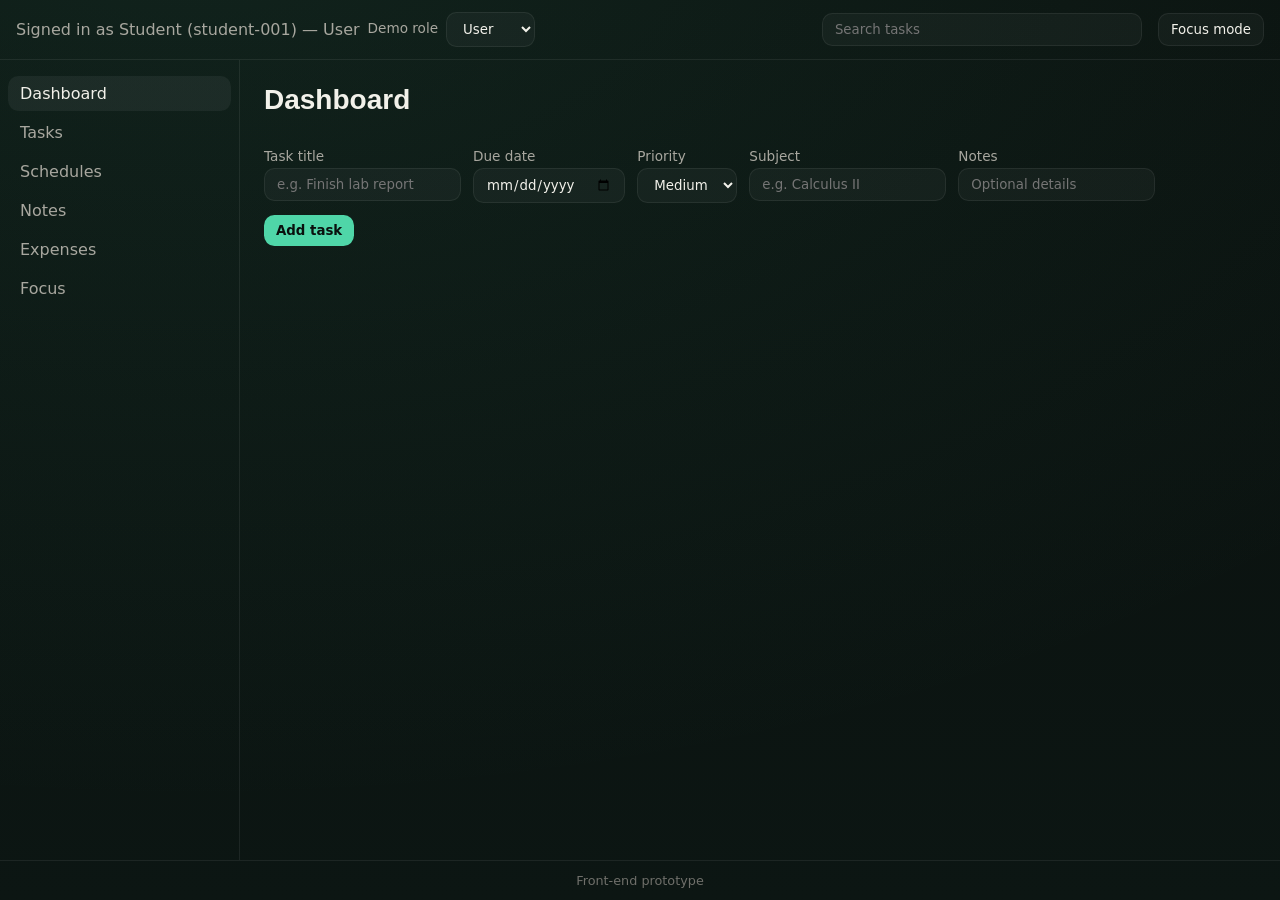
<file: index.html>
<!doctype html>
<html lang="en">
  <head>
    <meta charset="utf-8" />
    <meta name="viewport" content="width=device-width, initial-scale=1" />
    <title>StudyHub</title>
    <link rel="icon" href="data:," />
    <link rel="stylesheet" href="style.css" />
  </head>
  <body>
    <header class="app-header">
      <div class="session-controls" aria-label="Demo session">
        <span id="session-identity">Signed in as Student</span>
        <label for="active-role">Demo role</label>
        <select id="active-role">
          <option value="USER">User</option>
          <option value="STAFF">Staff</option>
          <option value="ADMIN">Admin</option>
        </select>
      </div>
      <p id="permission-message" role="status" aria-live="polite" hidden></p>
      <form id="search-form" role="search">
        <label class="sr-only" for="global-search">Search tasks</label>
        <input
          id="global-search"
          name="query"
          type="search"
          placeholder="Search tasks"
          autocomplete="off"
        />
      </form>

      <button type="button" id="focus-toggle" aria-pressed="false">
        Focus mode
      </button>
    </header>

    <nav class="primary-nav" aria-label="Primary">
      <ul>
        <li>
          <a
            href="#dashboard"
            data-permission="dashboard:view"
            aria-current="page"
            >Dashboard</a
          >
        </li>
        <li><a href="#tasks" data-permission="tasks:view">Tasks</a></li>
        <li>
          <a href="#schedules" data-permission="schedules:view">Schedules</a>
        </li>
        <li><a href="#notes" data-permission="notes:view">Notes</a></li>
        <li>
          <a href="#expenses" data-permission="expenses:view">Expenses</a>
        </li>
        <li><a href="#focus" data-permission="focus:view">Focus</a></li>
        <li>
          <a href="#settings" data-permission="settings:manage">Settings</a>
        </li>
      </ul>
    </nav>

    <main id="app">
      <section id="dashboard" aria-labelledby="dashboard-title">
        <h2 id="dashboard-title">Dashboard</h2>

        <!-- Unit 3 summary values are rendered from JavaScript state. -->
        <section id="dash-priority" class="dashboard-metric">
          <h3>Total tasks</h3>
          <strong id="summary-total">0</strong>
        </section>

        <section id="dash-tomorrow" class="dashboard-metric">
          <h3>Completed</h3>
          <strong id="summary-completed">0</strong>
        </section>

        <section id="dash-notes" class="dashboard-metric">
          <h3>Upcoming</h3>
          <strong id="summary-upcoming">0 due within 7 days</strong>
        </section>

        <section id="dash-expenses" class="dashboard-metric">
          <h3>Top priority</h3>
          <strong id="summary-priority">No pending tasks</strong>
        </section>

        <section id="dash-focus" class="dashboard-metric">
          <h3>Estimated study time</h3>
          <strong id="summary-study-time">0.0 hours</strong>
        </section>

        <!-- The leader's task form is retained as the ONE authoritative task form. -->
        <div
          id="task-error-summary"
          class="dashboard-wide"
          role="alert"
          hidden
        ></div>

        <form
          id="task-form"
          class="dashboard-wide"
          data-permission="record:create"
          novalidate
        >
          <div>
            <label for="task-title">Task title</label>
            <input
              type="text"
              id="task-title"
              name="title"
              placeholder="e.g. Finish lab report"
              required
            />
          </div>

          <div>
            <label for="task-due">Due date</label>
            <input type="date" id="task-due" name="dueDate" />
          </div>

          <div>
            <label for="task-priority">Priority</label>
            <select id="task-priority" name="priority">
              <option value="Low">Low</option>
              <option value="Medium" selected>Medium</option>
              <option value="High">High</option>
            </select>
          </div>

          <div>
            <label for="task-subject">Subject</label>
            <input
              type="text"
              id="task-subject"
              name="subject"
              placeholder="e.g. Calculus II"
              required
            />
          </div>

          <div>
            <label for="task-notes">Notes</label>
            <input
              type="text"
              id="task-notes"
              name="notes"
              placeholder="Optional details"
            />
          </div>

          <button type="submit">Add task</button>
        </form>
      </section>

      <section id="tasks" aria-labelledby="tasks-title" hidden>
        <h2 id="tasks-title">Tasks</h2>
        <p id="workflow-message" role="status" aria-live="polite" hidden></p>

        <section class="content-card" aria-labelledby="task-controls-title">
          <h3 id="task-controls-title">Task controls</h3>

          <form id="task-controls">
            <div>
              <label for="status-filter">Status</label>
              <select id="status-filter">
                <option value="ALL">All</option>
                <option value="Planned">Planned</option>
                <option value="Ready">Ready</option>
                <option value="In Progress">In progress</option>
                <option value="In Review">In review</option>
                <option value="Blocked">Blocked</option>
                <option value="Completed">Completed</option>
              </select>
            </div>

            <div>
              <label for="priority-filter">Priority</label>
              <select id="priority-filter">
                <option value="ALL">All</option>
                <option value="Low">Low</option>
                <option value="Medium">Medium</option>
                <option value="High">High</option>
              </select>
            </div>

            <div>
              <label for="sort-key">Sort by</label>
              <select id="sort-key">
                <option value="dueDate">Due date</option>
                <option value="title">Title</option>
                <option value="subject">Subject</option>
                <option value="priority">Priority</option>
                <option value="createdAt">Created date</option>
              </select>
            </div>

            <div>
              <label for="sort-direction">Direction</label>
              <select id="sort-direction">
                <option value="asc">Ascending</option>
                <option value="desc">Descending</option>
              </select>
            </div>

            <div>
              <label for="page-size">Rows per page</label>
              <select id="page-size">
                <option value="5" selected>5</option>
                <option value="10">10</option>
                <option value="15">15</option>
              </select>
            </div>
          </form>
        </section>

        <section id="task-list" aria-labelledby="task-list-title">
          <h3 id="task-list-title">Task list</h3>
          <p id="task-result-count" aria-live="polite"></p>

          <div class="table-wrapper">
            <table>
              <caption>
                StudyHub task records
              </caption>
              <thead>
                <tr>
                  <th>ID</th>
                  <th>Task</th>
                  <th>Subject</th>
                  <th>Due</th>
                  <th>Priority</th>
                  <th>Status</th>
                  <th>Derived state</th>
                  <th>Actions</th>
                </tr>
              </thead>
              <tbody id="task-table-body"></tbody>
            </table>
          </div>

          <div id="task-pagination" aria-label="Task pagination"></div>
        </section>

        <p id="task-empty-state" hidden>
          No tasks match the current search or filters.
        </p>

        <aside
          id="task-details"
          class="content-card"
          aria-labelledby="task-details-title"
        >
          <h3 id="task-details-title">Task details</h3>
          <p>Select a task to inspect its full record.</p>
        </aside>
        <p class="authorization-note">
          Demo only: role checks in this front-end are for interface behavior,
          not secure authorization. Real authorization must be enforced by a
          trusted back end.
        </p>
      </section>

      <section id="schedules" aria-labelledby="schedules-title" hidden>
        <h2 id="schedules-title">Schedules</h2>
        <div class="content-card">
          <h3>DCPET 2-2 Class Schedule</h3>
          <div class="table-wrapper">
            <table>
              <caption>
                Weekly class schedule
              </caption>
              <thead>
                <tr>
                  <th>Day</th>
                  <th>Time</th>
                  <th>Class</th>
                  <th>Course code</th>
                  <th>Instructor</th>
                </tr>
              </thead>
              <tbody>
                <tr>
                  <th scope="rowgroup" rowspan="2">Monday</th>
                  <td>10:30 AM–11:30 AM</td>
                  <td>Computer Engineering as a Discipline</td>
                  <td>CMPE 101</td>
                  <td>Prof. Ryan Evangelista</td>
                </tr>
                <tr>
                  <td>1:30 PM–4:30 PM</td>
                  <td>Filipinolohiya at Pambansang Kaunlaran</td>
                  <td>GEED 032</td>
                  <td>Prof. Jhonley Cubacub</td>
                </tr>
                <tr>
                  <th scope="rowgroup" rowspan="3">Tuesday</th>
                  <td>7:30 AM–10:30 AM</td>
                  <td>2D Animation</td>
                  <td>CPET 201</td>
                  <td>Prof. Jerome De Guzman</td>
                </tr>
                <tr>
                  <td>10:30 AM–1:30 PM</td>
                  <td>Data Structures and Algorithms</td>
                  <td>CMPE 201</td>
                  <td>Prof. Mylo Atencio</td>
                </tr>
                <tr>
                  <td>3:00 PM–6:00 PM</td>
                  <td>Fundamentals of Electronic Circuits</td>
                  <td>ECEN 011</td>
                  <td>TBA</td>
                </tr>
                <tr>
                  <th scope="rowgroup" rowspan="3">Wednesday</th>
                  <td>10:00 AM–1:00 PM</td>
                  <td>Discrete Mathematics</td>
                  <td>CMPE 104</td>
                  <td>Prof. Mylo Atencio</td>
                </tr>
                <tr>
                  <td>1:00 PM–4:00 PM</td>
                  <td>Fundamentals of Electrical Circuits</td>
                  <td>ELEN 012</td>
                  <td>Prof. Ronald Fernando</td>
                </tr>
                <tr>
                  <td>4:30 PM–6:30 PM</td>
                  <td>Physical Activity Towards Health and Fitness 3</td>
                  <td>PATHFIT 3</td>
                  <td>Prof. Remus Laglagaron</td>
                </tr>
                <tr>
                  <th scope="row">Thursday</th>
                  <td colspan="4">No classes</td>
                </tr>
                <tr>
                  <th scope="rowgroup" rowspan="4">Friday</th>
                  <td>7:30 AM–10:30 AM</td>
                  <td>2D Animation</td>
                  <td>CPET 201</td>
                  <td>Prof. Jerome De Guzman</td>
                </tr>
                <tr>
                  <td>10:30 AM–1:30 PM</td>
                  <td>Data Structures and Algorithms</td>
                  <td>CMPE 201</td>
                  <td>Prof. Mylo Atencio</td>
                </tr>
                <tr>
                  <td>3:00 PM–6:00 PM</td>
                  <td>Fundamentals of Electronic Circuits</td>
                  <td>ECEN 011</td>
                  <td>TBA</td>
                </tr>
                <tr>
                  <td>6:00 PM–9:00 PM</td>
                  <td>CPE Professional Course 1</td>
                  <td>CMPE-PC1</td>
                  <td>Prof. Jose Marie Dipay</td>
                </tr>
                <tr>
                  <th scope="rowgroup" rowspan="2">Saturday</th>
                  <td>7:30 AM–10:30 AM</td>
                  <td>Fundamentals of Electrical Circuits</td>
                  <td>ELEN 012</td>
                  <td>Prof. Ronald Fernando</td>
                </tr>
                <tr>
                  <td>12:00 PM–2:00 PM</td>
                  <td>CPE Professional Course 1</td>
                  <td>CMPE-PC1</td>
                  <td>Prof. Jose Marie Dipay</td>
                </tr>
              </tbody>
            </table>
          </div>
        </div>
      </section>

      <section id="notes" aria-labelledby="notes-title" hidden>
        <h2 id="notes-title">Notes</h2>
        <div class="content-card">
          <h3>Study notes</h3>
          <article class="info-entry">
            <h4>Electrical circuits</h4>
            <p>
              For a series circuit, the same current flows through every
              component. Add the resistances to find the total resistance.
            </p>
            <p class="section-note">Review before the next problem set.</p>
          </article>
          <article class="info-entry">
            <h4>Data structures</h4>
            <p>
              A linked list stores items in nodes. Each node points to the next
              node, so inserting or removing an item does not require shifting
              every later item.
            </p>
            <p class="section-note">Remember to trace the pointer changes.</p>
          </article>
          <article class="info-entry">
            <h4>Web development</h4>
            <p>
              Use semantic HTML elements to describe the purpose of each part of
              a page, and keep form labels connected to their controls.
            </p>
            <p class="section-note">Unit 1 review</p>
          </article>
        </div>
      </section>

      <section id="expenses" aria-labelledby="expenses-title" hidden>
        <h2 id="expenses-title">Expenses</h2>
        <div class="content-card">
          <h3>Sample weekly expenses</h3>
          <div class="table-wrapper">
            <table>
              <caption>
                Example expense log
              </caption>
              <thead>
                <tr>
                  <th>Date</th>
                  <th>Item</th>
                  <th>Category</th>
                  <th>Amount</th>
                </tr>
              </thead>
              <tbody>
                <tr>
                  <td>Monday</td>
                  <td>Bus fare</td>
                  <td>Transport</td>
                  <td>$3.00</td>
                </tr>
                <tr>
                  <td>Tuesday</td>
                  <td>Lunch</td>
                  <td>Food</td>
                  <td>$8.50</td>
                </tr>
                <tr>
                  <td>Wednesday</td>
                  <td>Printed readings</td>
                  <td>School supplies</td>
                  <td>$2.25</td>
                </tr>
                <tr>
                  <td>Thursday</td>
                  <td>Bus fare</td>
                  <td>Transport</td>
                  <td>$3.00</td>
                </tr>
              </tbody>
              <tfoot>
                <tr>
                  <th colspan="3" scope="row">Sample total</th>
                  <td>$16.75</td>
                </tr>
              </tfoot>
            </table>
          </div>
          <p class="section-note">Example figures for demonstration only.</p>
        </div>
      </section>

      <section id="focus" aria-labelledby="focus-title" hidden>
        <h2 id="focus-title">Focus</h2>
        <div class="content-card focus-panel">
          <p>
            Distraction-free study view is active while Focus mode is enabled.
          </p>
        </div>
      </section>

      <section id="settings" aria-labelledby="settings-title" hidden>
        <h2 id="settings-title">Settings</h2>
        <div class="content-card">
          <h3>Authorization demo</h3>
          <p>
            Switch roles in the header to demonstrate permission-based
            navigation and task actions. This role selector is not
            authentication.
          </p>
          <div class="table-wrapper permission-matrix">
            <table>
              <caption>
                Demo role permission matrix
              </caption>
              <thead>
                <tr>
                  <th scope="col">Capability</th>
                  <th scope="col">User</th>
                  <th scope="col">Staff</th>
                  <th scope="col">Admin</th>
                </tr>
              </thead>
              <tbody id="permission-matrix-body"></tbody>
            </table>
          </div>
          <p class="section-note">
            Record visibility, ownership, and workflow state are checked in
            addition to these role capability grants.
          </p>
          <p class="authorization-note">
            Client-side permission checks can be bypassed. A trusted back end
            must verify every identity, role, and record-level permission before
            accessing or changing protected data.
          </p>
        </div>
      </section>
    </main>

    <footer>Front-end prototype</footer>
    <script src="app.js" defer></script>
  </body>
</html>
</file>
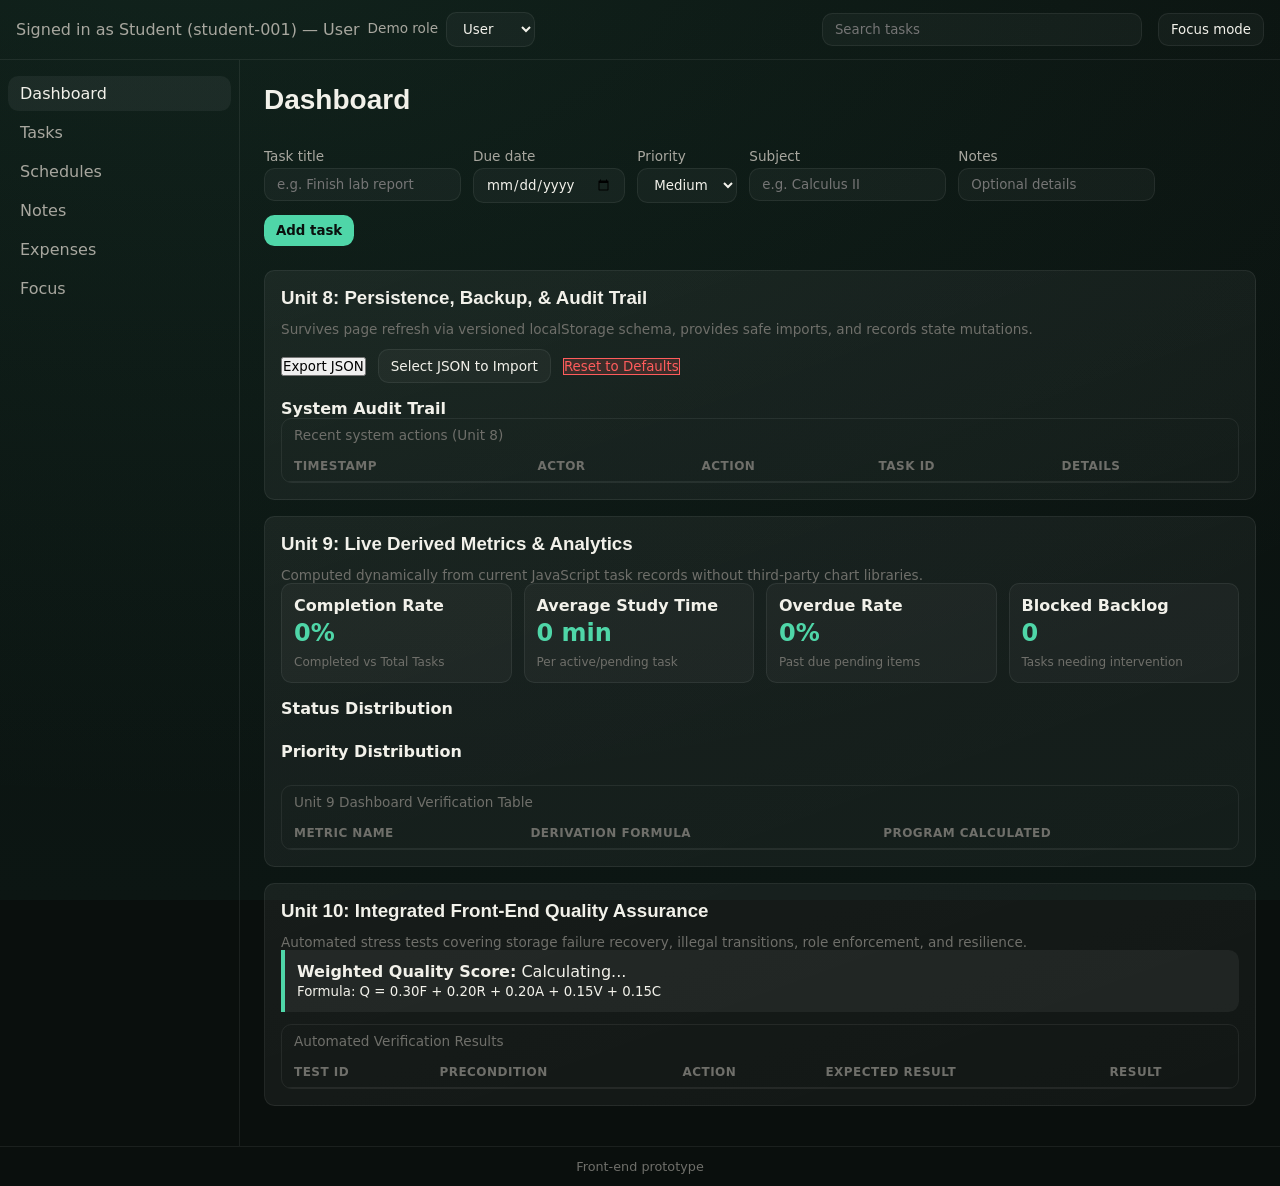
<file: bckp/index.html>
<!doctype html>
<html lang="en">
  <head>
    <meta charset="utf-8" />
    <meta name="viewport" content="width=device-width, initial-scale=1" />
    <title>StudyHub</title>
    <link rel="icon" href="data:," />
    <link rel="stylesheet" href="style.css" />
  </head>
  <body>
    <header class="app-header">
      <div class="session-controls" aria-label="Demo session">
        <span id="session-identity">Signed in as Student</span>
        <label for="active-role">Demo role</label>
        <select id="active-role">
          <option value="USER">User</option>
          <option value="STAFF">Staff</option>
          <option value="ADMIN">Admin</option>
        </select>
      </div>
      <p id="permission-message" role="status" aria-live="polite" hidden></p>
      <form id="search-form" role="search">
        <label class="sr-only" for="global-search">Search tasks</label>
        <input
          id="global-search"
          name="query"
          type="search"
          placeholder="Search tasks"
          autocomplete="off"
        />
      </form>

      <button type="button" id="focus-toggle" aria-pressed="false">
        Focus mode
      </button>
    </header>

    <nav class="primary-nav" aria-label="Primary">
      <ul>
        <li>
          <a
            href="#dashboard"
            data-permission="dashboard:view"
            aria-current="page"
            >Dashboard</a
          >
        </li>
        <li><a href="#tasks" data-permission="tasks:view">Tasks</a></li>
        <li>
          <a href="#schedules" data-permission="schedules:view">Schedules</a>
        </li>
        <li><a href="#notes" data-permission="notes:view">Notes</a></li>
        <li>
          <a href="#expenses" data-permission="expenses:view">Expenses</a>
        </li>
        <li><a href="#focus" data-permission="focus:view">Focus</a></li>
        <li>
          <a href="#settings" data-permission="settings:manage">Settings</a>
        </li>
      </ul>
    </nav>

    <main id="app">
      <section id="dashboard" aria-labelledby="dashboard-title">
        <h2 id="dashboard-title">Dashboard</h2>

        <!-- Unit 3 summary values are rendered from JavaScript state. -->
        <section id="dash-priority" class="dashboard-metric">
          <h3>Total tasks</h3>
          <strong id="summary-total">0</strong>
        </section>

        <section id="dash-tomorrow" class="dashboard-metric">
          <h3>Completed</h3>
          <strong id="summary-completed">0</strong>
        </section>

        <section id="dash-notes" class="dashboard-metric">
          <h3>Upcoming</h3>
          <strong id="summary-upcoming">0 due within 7 days</strong>
        </section>

        <section id="dash-expenses" class="dashboard-metric">
          <h3>Top priority</h3>
          <strong id="summary-priority">No pending tasks</strong>
        </section>

        <section id="dash-focus" class="dashboard-metric">
          <h3>Estimated study time</h3>
          <strong id="summary-study-time">0.0 hours</strong>
        </section>

        <!-- The leader's task form is retained as the ONE authoritative task form. -->
        <div
          id="task-error-summary"
          class="dashboard-wide"
          role="alert"
          hidden
        ></div>

        <form
          id="task-form"
          class="dashboard-wide"
          data-permission="record:create"
          novalidate
        >
          <div>
            <label for="task-title">Task title</label>
            <input
              type="text"
              id="task-title"
              name="title"
              placeholder="e.g. Finish lab report"
              required
            />
          </div>

          <div>
            <label for="task-due">Due date</label>
            <input type="date" id="task-due" name="dueDate" />
          </div>

          <div>
            <label for="task-priority">Priority</label>
            <select id="task-priority" name="priority">
              <option value="Low">Low</option>
              <option value="Medium" selected>Medium</option>
              <option value="High">High</option>
            </select>
          </div>

          <div>
            <label for="task-subject">Subject</label>
            <input
              type="text"
              id="task-subject"
              name="subject"
              placeholder="e.g. Calculus II"
              required
            />
          </div>

          <div>
            <label for="task-notes">Notes</label>
            <input
              type="text"
              id="task-notes"
              name="notes"
              placeholder="Optional details"
            />
          </div>

          <button type="submit">Add task</button>
        </form>
      </section>

      <section id="tasks" aria-labelledby="tasks-title" hidden>
        <h2 id="tasks-title">Tasks</h2>
        <p id="workflow-message" role="status" aria-live="polite" hidden></p>

        <section class="content-card" aria-labelledby="task-controls-title">
          <h3 id="task-controls-title">Task controls</h3>

          <form id="task-controls">
            <div>
              <label for="status-filter">Status</label>
              <select id="status-filter">
                <option value="ALL">All</option>
                <option value="Planned">Planned</option>
                <option value="Ready">Ready</option>
                <option value="In Progress">In progress</option>
                <option value="In Review">In review</option>
                <option value="Blocked">Blocked</option>
                <option value="Completed">Completed</option>
              </select>
            </div>

            <div>
              <label for="priority-filter">Priority</label>
              <select id="priority-filter">
                <option value="ALL">All</option>
                <option value="Low">Low</option>
                <option value="Medium">Medium</option>
                <option value="High">High</option>
              </select>
            </div>

            <div>
              <label for="sort-key">Sort by</label>
              <select id="sort-key">
                <option value="dueDate">Due date</option>
                <option value="title">Title</option>
                <option value="subject">Subject</option>
                <option value="priority">Priority</option>
                <option value="createdAt">Created date</option>
              </select>
            </div>

            <div>
              <label for="sort-direction">Direction</label>
              <select id="sort-direction">
                <option value="asc">Ascending</option>
                <option value="desc">Descending</option>
              </select>
            </div>

            <div>
              <label for="page-size">Rows per page</label>
              <select id="page-size">
                <option value="5" selected>5</option>
                <option value="10">10</option>
                <option value="15">15</option>
              </select>
            </div>
          </form>
        </section>

        <section id="task-list" aria-labelledby="task-list-title">
          <h3 id="task-list-title">Task list</h3>
          <p id="task-result-count" aria-live="polite"></p>

          <div class="table-wrapper">
            <table>
              <caption>
                StudyHub task records
              </caption>
              <thead>
                <tr>
                  <th>ID</th>
                  <th>Task</th>
                  <th>Subject</th>
                  <th>Due</th>
                  <th>Priority</th>
                  <th>Status</th>
                  <th>Derived state</th>
                  <th>Actions</th>
                </tr>
              </thead>
              <tbody id="task-table-body"></tbody>
            </table>
          </div>

          <div id="task-pagination" aria-label="Task pagination"></div>
        </section>

        <p id="task-empty-state" hidden>
          No tasks match the current search or filters.
        </p>

        <aside
          id="task-details"
          class="content-card"
          aria-labelledby="task-details-title"
        >
          <h3 id="task-details-title">Task details</h3>
          <p>Select a task to inspect its full record.</p>
        </aside>
        <p class="authorization-note">
          Demo only: role checks in this front-end are for interface behavior,
          not secure authorization. Real authorization must be enforced by a
          trusted back end.
        </p>
      </section>

      <section id="schedules" aria-labelledby="schedules-title" hidden>
        <h2 id="schedules-title">Schedules</h2>
        <div class="content-card">
          <h3>DCPET 2-2 Class Schedule</h3>
          <div class="table-wrapper">
            <table>
              <caption>
                Weekly class schedule
              </caption>
              <thead>
                <tr>
                  <th>Day</th>
                  <th>Time</th>
                  <th>Class</th>
                  <th>Course code</th>
                  <th>Instructor</th>
                </tr>
              </thead>
              <tbody>
                <tr>
                  <th scope="rowgroup" rowspan="2">Monday</th>
                  <td>10:30 AM–11:30 AM</td>
                  <td>Computer Engineering as a Discipline</td>
                  <td>CMPE 101</td>
                  <td>Prof. Ryan Evangelista</td>
                </tr>
                <tr>
                  <td>1:30 PM–4:30 PM</td>
                  <td>Filipinolohiya at Pambansang Kaunlaran</td>
                  <td>GEED 032</td>
                  <td>Prof. Jhonley Cubacub</td>
                </tr>
                <tr>
                  <th scope="rowgroup" rowspan="3">Tuesday</th>
                  <td>7:30 AM–10:30 AM</td>
                  <td>2D Animation</td>
                  <td>CPET 201</td>
                  <td>Prof. Jerome De Guzman</td>
                </tr>
                <tr>
                  <td>10:30 AM–1:30 PM</td>
                  <td>Data Structures and Algorithms</td>
                  <td>CMPE 201</td>
                  <td>Prof. Mylo Atencio</td>
                </tr>
                <tr>
                  <td>3:00 PM–6:00 PM</td>
                  <td>Fundamentals of Electronic Circuits</td>
                  <td>ECEN 011</td>
                  <td>TBA</td>
                </tr>
                <tr>
                  <th scope="rowgroup" rowspan="3">Wednesday</th>
                  <td>10:00 AM–1:00 PM</td>
                  <td>Discrete Mathematics</td>
                  <td>CMPE 104</td>
                  <td>Prof. Mylo Atencio</td>
                </tr>
                <tr>
                  <td>1:00 PM–4:00 PM</td>
                  <td>Fundamentals of Electrical Circuits</td>
                  <td>ELEN 012</td>
                  <td>Prof. Ronald Fernando</td>
                </tr>
                <tr>
                  <td>4:30 PM–6:30 PM</td>
                  <td>Physical Activity Towards Health and Fitness 3</td>
                  <td>PATHFIT 3</td>
                  <td>Prof. Remus Laglagaron</td>
                </tr>
                <tr>
                  <th scope="row">Thursday</th>
                  <td colspan="4">No classes</td>
                </tr>
                <tr>
                  <th scope="rowgroup" rowspan="4">Friday</th>
                  <td>7:30 AM–10:30 AM</td>
                  <td>2D Animation</td>
                  <td>CPET 201</td>
                  <td>Prof. Jerome De Guzman</td>
                </tr>
                <tr>
                  <td>10:30 AM–1:30 PM</td>
                  <td>Data Structures and Algorithms</td>
                  <td>CMPE 201</td>
                  <td>Prof. Mylo Atencio</td>
                </tr>
                <tr>
                  <td>3:00 PM–6:00 PM</td>
                  <td>Fundamentals of Electronic Circuits</td>
                  <td>ECEN 011</td>
                  <td>TBA</td>
                </tr>
                <tr>
                  <td>6:00 PM–9:00 PM</td>
                  <td>CPE Professional Course 1</td>
                  <td>CMPE-PC1</td>
                  <td>Prof. Jose Marie Dipay</td>
                </tr>
                <tr>
                  <th scope="rowgroup" rowspan="2">Saturday</th>
                  <td>7:30 AM–10:30 AM</td>
                  <td>Fundamentals of Electrical Circuits</td>
                  <td>ELEN 012</td>
                  <td>Prof. Ronald Fernando</td>
                </tr>
                <tr>
                  <td>12:00 PM–2:00 PM</td>
                  <td>CPE Professional Course 1</td>
                  <td>CMPE-PC1</td>
                  <td>Prof. Jose Marie Dipay</td>
                </tr>
              </tbody>
            </table>
          </div>
        </div>
      </section>

      <section id="notes" aria-labelledby="notes-title" hidden>
        <h2 id="notes-title">Notes</h2>
        <div class="content-card">
          <h3>Study notes</h3>
          <article class="info-entry">
            <h4>Electrical circuits</h4>
            <p>
              For a series circuit, the same current flows through every
              component. Add the resistances to find the total resistance.
            </p>
            <p class="section-note">Review before the next problem set.</p>
          </article>
          <article class="info-entry">
            <h4>Data structures</h4>
            <p>
              A linked list stores items in nodes. Each node points to the next
              node, so inserting or removing an item does not require shifting
              every later item.
            </p>
            <p class="section-note">Remember to trace the pointer changes.</p>
          </article>
          <article class="info-entry">
            <h4>Web development</h4>
            <p>
              Use semantic HTML elements to describe the purpose of each part of
              a page, and keep form labels connected to their controls.
            </p>
            <p class="section-note">Unit 1 review</p>
          </article>
        </div>
      </section>

      <section id="expenses" aria-labelledby="expenses-title" hidden>
        <h2 id="expenses-title">Expenses</h2>
        <div class="content-card">
          <h3>Sample weekly expenses</h3>
          <div class="table-wrapper">
            <table>
              <caption>
                Example expense log
              </caption>
              <thead>
                <tr>
                  <th>Date</th>
                  <th>Item</th>
                  <th>Category</th>
                  <th>Amount</th>
                </tr>
              </thead>
              <tbody>
                <tr>
                  <td>Monday</td>
                  <td>Bus fare</td>
                  <td>Transport</td>
                  <td>$3.00</td>
                </tr>
                <tr>
                  <td>Tuesday</td>
                  <td>Lunch</td>
                  <td>Food</td>
                  <td>$8.50</td>
                </tr>
                <tr>
                  <td>Wednesday</td>
                  <td>Printed readings</td>
                  <td>School supplies</td>
                  <td>$2.25</td>
                </tr>
                <tr>
                  <td>Thursday</td>
                  <td>Bus fare</td>
                  <td>Transport</td>
                  <td>$3.00</td>
                </tr>
              </tbody>
              <tfoot>
                <tr>
                  <th colspan="3" scope="row">Sample total</th>
                  <td>$16.75</td>
                </tr>
              </tfoot>
            </table>
          </div>
          <p class="section-note">Example figures for demonstration only.</p>
        </div>
      </section>

      <section id="focus" aria-labelledby="focus-title" hidden>
        <h2 id="focus-title">Focus</h2>
        <div class="content-card focus-panel">
          <p>
            Distraction-free study view is active while Focus mode is enabled.
          </p>
        </div>
      </section>

      <section id="settings" aria-labelledby="settings-title" hidden>
        <h2 id="settings-title">Settings</h2>
        <div class="content-card">
          <h3>Authorization demo</h3>
          <p>
            Switch roles in the header to demonstrate permission-based
            navigation and task actions. This role selector is not
            authentication.
          </p>
          <div class="table-wrapper permission-matrix">
            <table>
              <caption>
                Demo role permission matrix
              </caption>
              <thead>
                <tr>
                  <th scope="col">Capability</th>
                  <th scope="col">User</th>
                  <th scope="col">Staff</th>
                  <th scope="col">Admin</th>
                </tr>
              </thead>
              <tbody id="permission-matrix-body"></tbody>
            </table>
          </div>
          <p class="section-note">
            Record visibility, ownership, and workflow state are checked in
            addition to these role capability grants.
          </p>
          <p class="authorization-note">
            Client-side permission checks can be bypassed. A trusted back end
            must verify every identity, role, and record-level permission before
            accessing or changing protected data.
          </p>
        </div>
      </section>

      <!-- ========================================== -->
      <!-- UNIT 8 & 9: Data Management & Metrics -->
      <!-- ========================================== -->
      <section id="system-data" class="content-card" aria-labelledby="system-data-title">
        <h3 id="system-data-title">Unit 8: Persistence, Backup, & Audit Trail</h3>
        <p class="section-note">Survives page refresh via versioned localStorage schema, provides safe imports, and records state mutations.</p>
        
        <div id="storage-status-message" role="status" aria-live="polite" hidden></div>

        <div class="persistence-controls">
          <button type="button" id="btn-export-json">Export JSON</button>
          
          <label for="import-json-file" class="button-file-label">Select JSON to Import</label>
          <input type="file" id="import-json-file" accept=".json" class="sr-only" />

          <button type="button" id="btn-reset-data" class="btn-danger">Reset to Defaults</button>
        </div>

        <div id="import-preview-box" class="sub-card" hidden>
          <h4>Import Payload Preview</h4>
          <p id="import-preview-text"></p>
          <div class="task-actions">
            <button type="button" id="btn-confirm-import">Confirm & Replace</button>
            <button type="button" id="btn-cancel-import">Cancel</button>
          </div>
        </div>

        <div class="audit-trail-container">
          <h4>System Audit Trail</h4>
          <div class="table-wrapper">
            <table>
              <caption>Recent system actions (Unit 8)</caption>
              <thead>
                <tr>
                  <th>Timestamp</th>
                  <th>Actor</th>
                  <th>Action</th>
                  <th>Task ID</th>
                  <th>Details</th>
                </tr>
              </thead>
              <tbody id="audit-log-body"></tbody>
            </table>
          </div>
        </div>
      </section>

      <section id="system-metrics" class="content-card" aria-labelledby="system-metrics-title">
        <h3 id="system-metrics-title">Unit 9: Live Derived Metrics & Analytics</h3>
        <p class="section-note">Computed dynamically from current JavaScript task records without third-party chart libraries.</p>
        
        <div class="dashboard-grid metrics-kpi-grid">
          <article class="metric-card">
            <h4>Completion Rate</h4>
            <strong id="metric-completion-rate">0%</strong>
            <small>Completed vs Total Tasks</small>
          </article>
          <article class="metric-card">
            <h4>Average Study Time</h4>
            <strong id="metric-avg-time">0 min</strong>
            <small>Per active/pending task</small>
          </article>
          <article class="metric-card">
            <h4>Overdue Rate</h4>
            <strong id="metric-overdue-rate">0%</strong>
            <small>Past due pending items</small>
          </article>
          <article class="metric-card">
            <h4>Blocked Backlog</h4>
            <strong id="metric-blocked-count">0</strong>
            <small>Tasks needing intervention</small>
          </article>
        </div>

        <div class="visual-breakdown-container">
          <h4>Status Distribution</h4>
          <div id="status-distribution-bars" class="distribution-bars"></div>

          <h4 style="margin-top: var(--space-4);">Priority Distribution</h4>
          <div id="priority-distribution-bars" class="distribution-bars"></div>
        </div>

        <div class="table-wrapper" style="margin-top: var(--space-4);">
          <table>
            <caption>Unit 9 Dashboard Verification Table</caption>
            <thead>
              <tr>
                <th>Metric Name</th>
                <th>Derivation Formula</th>
                <th>Program Calculated</th>
              </tr>
            </thead>
            <tbody id="metric-verification-body"></tbody>
          </table>
        </div>
      </section>

      <!-- ========================================== -->
      <!-- UNIT 10: Integrated QA Verification Suite  -->
      <!-- ========================================== -->
      <section id="qa-suite" class="content-card" aria-labelledby="qa-suite-title">
        <h3 id="qa-suite-title">Unit 10: Integrated Front-End Quality Assurance</h3>
        <p class="section-note">Automated stress tests covering storage failure recovery, illegal transitions, role enforcement, and resilience.</p>
        
        <div class="qa-score-card">
          <p><strong>Weighted Quality Score:</strong> <span id="qa-quality-score">Calculating...</span></p>
          <p><small>Formula: Q = 0.30F + 0.20R + 0.20A + 0.15V + 0.15C</small></p>
        </div>

        <div class="table-wrapper">
          <table>
            <caption>Automated Verification Results</caption>
            <thead>
              <tr>
                <th>Test ID</th>
                <th>Precondition</th>
                <th>Action</th>
                <th>Expected Result</th>
                <th>Result</th>
              </tr>
            </thead>
            <tbody id="qa-test-results-body"></tbody>
          </table>
        </div>
      </section>
    </main>

    <footer>Front-end prototype</footer>
    <script src="app.js" defer></script>
  </body>
</html>
</file>
<file: style.css>
* {
  margin: 0;
  padding: 0;
  box-sizing: border-box;
}

:root {
  --page-a: #0a0f0d;
  --page-b: #0c1613;

  --card: rgba(255, 255, 255, 0.035);
  --raisedcard: rgba(255, 255, 255, 0.055);
  --border: rgba(255, 255, 255, 0.07);
  --radius: 0.65rem;

  --primary: #f2f1ea;
  --secondary: #a8a79f;
  --muted: #6f6f6a;

  --brand: #4fd6a8;
  --brand-dim: #0c2b23;

  --tasks: #f5b942;
  --tasks-bg: #2c2210;
  --schedules: #4ea8f0;
  --schedules-bg: #0f2333;
  --notes: #b98af2;
  --notes-bg: #241633;
  --expenses: #f2688a;
  --expenses-bg: #331420;
  --focus: #4fd6a8;
  --focus-bg: #0c2b23;

  --danger: #ff5c5c;
  --success: #3ecf8e;

  --space-1: 0.25rem;
  --space-2: 0.5rem;
  --space-3: 0.75rem;
  --space-4: 1rem;
  --space-5: 1.5rem;
  --space-6: 2rem;

  --sidebar-width: 240px;
  --max-content: 1180px;
  --heading-size: clamp(1.25rem, 1rem + 1vw, 1.75rem);
}

html {
  height: 100%;
}
body {
  min-height: 100%;
}
body {
  font-family: "Manrope", system-ui, sans-serif;
  color: var(--primary);
  background:
    radial-gradient(
      1600px 900px at 15% -10%,
      rgba(79, 214, 168, 0.1),
      transparent 100%
    ),
    linear-gradient(180deg, var(--page-a), var(--page-b));
  background-color: var(--page-a);
  background-attachment: fixed;
}
h1,
h2,
h3 {
  font-family: "Syne", sans-serif;
}
button {
  font-family: inherit;
}
button:hover {
  cursor: pointer;
}
a {
  color: var(--brand);
}

/* app shell: header on top, nav as sidebar, main beside it */
body {
  display: grid;
  grid-template-columns: var(--sidebar-width) minmax(0, 1fr);
  grid-template-rows: auto 1fr auto;
  grid-template-areas:
    "header header"
    "nav    main"
    "footer footer";
  min-height: 100dvh;
}

.app-header {
  grid-area: header;
  display: flex;
  align-items: center;
  justify-content: flex-end;
  gap: var(--space-4);
  padding: var(--space-3) var(--space-4);
  border-bottom: 1px solid var(--border);
  flex-wrap: wrap;
}
.session-controls {
  display: flex;
  align-items: center;
  flex-wrap: wrap;
  gap: var(--space-2);
  margin-right: auto;
}

#session-identity {
  color: var(--secondary);
}

#permission-message {
  width: 100%;
  color: var(--secondary);
  text-align: right;
}
.app-header .brand {
  font-weight: 700;
  color: var(--primary);
  text-decoration: none;
}

.primary-nav {
  grid-area: nav;
  border-right: 1px solid var(--border);
  padding: var(--space-4) var(--space-2);
  overflow-y: auto;
}
.primary-nav ul {
  list-style: none;
  display: flex;
  flex-direction: column;
  gap: var(--space-1);
}
.primary-nav a {
  display: block;
  padding: var(--space-2) var(--space-3);
  border-radius: var(--radius);
  color: var(--secondary);
  text-decoration: none;
}
.primary-nav a[aria-current="page"] {
  background: var(--raisedcard);
  color: var(--primary);
}

#app {
  grid-area: main;
  padding: var(--space-5);
  width: min(100%, var(--max-content));
  margin-inline: auto;
  overflow-y: auto;
}

h2 {
  font-size: var(--heading-size);
  margin-bottom: var(--space-4);
}

footer {
  grid-area: footer;
  text-align: center;
  padding: var(--space-3);
  color: var(--muted);
  font-size: 0.8rem;
  border-top: 1px solid var(--border);
}

/* dashboard widgets */
#dashboard {
  display: grid;

  gap: var(--space-4);
}
#dashboard > section {
  background: linear-gradient(160deg, var(--raisedcard), var(--card));
  border: 1px solid var(--border);
  border-radius: var(--radius);
  padding: var(--space-4);
}
#dash-priority {
  border-left: 3px solid var(--tasks);
}
#dash-tomorrow {
  border-left: 3px solid var(--schedules);
}
#dash-notes {
  border-left: 3px solid var(--notes);
}
#dash-expenses {
  border-left: 3px solid var(--expenses);
}
#dash-focus {
  border-left: 3px solid var(--focus);
}

/* tables scroll horizontally instead of squeezing columns */
.table-wrapper {
  overflow-x: auto;
  border: 1px solid var(--border);
  border-radius: var(--radius);
}
table {
  width: 100%;
  border-collapse: collapse;
  min-width: 480px;
}
caption {
  text-align: left;
  padding: var(--space-2) var(--space-3);
  color: var(--muted);
  font-size: 0.85rem;
}
th,
td {
  padding: var(--space-2) var(--space-3);
  text-align: left;
  border-bottom: 1px solid var(--border);
}
th {
  color: var(--muted);
  font-size: 0.75rem;
  text-transform: uppercase;
  letter-spacing: 0.04em;
}

/* forms (task-form, schedule-form, etc.) */
form {
  display: flex;
  flex-wrap: wrap;
  gap: var(--space-3);
  margin-bottom: var(--space-5);
}
label {
  display: block;
  font-size: 0.85rem;
  color: var(--secondary);
  margin-bottom: var(--space-1);
}
input,
select,
textarea,
button[type="submit"] {
  font-family: inherit;
  border-radius: var(--radius);
  border: 1px solid var(--border);
  background: var(--card);
  color: var(--primary);
  padding: var(--space-2) var(--space-3);
}

textarea {
  font: inherit;
  color: var(--primary);
  background: var(--card);
  border: 1px solid var(--border);
  border-radius: var(--radius);
  padding: var(--space-2) var(--space-3);
  resize: vertical;
}

select {
  color-scheme: dark;
}

select option {
  color: var(--primary);
  background-color: var(--page-b);
}

button[type="submit"] {
  background: var(--brand);
  color: var(--page-a);
  border: none;
  font-weight: 700;
}

/* state placeholders */
[hidden] {
  display: none !important;
}
[role="alert"] {
  border: 1px solid var(--danger);
  background: rgba(255, 92, 92, 0.08);
  border-radius: var(--radius);
  padding: var(--space-3);
  margin-bottom: var(--space-3);
}
[id$="-empty-state"] {
  color: var(--muted);
  padding: var(--space-4);
  text-align: center;
}

/* tablet: nav moves under header as a horizontal strip */
@media (max-width: 1040px) and (min-width: 769px) {
  body {
    grid-template-columns: 1fr;
    grid-template-rows: auto auto 1fr auto;
    grid-template-areas:
      "header"
      "nav"
      "main"
      "footer";
  }
  .primary-nav {
    border-right: none;
    border-bottom: 1px solid var(--border);
  }
  .primary-nav ul {
    flex-direction: row;
    overflow-x: auto;
  }
}

/* mobile: nav becomes a fixed bottom bar */
@media (max-width: 768px) {
  body {
    position: relative;
    grid-template-columns: 1fr;
    grid-template-rows: auto 1fr auto;
    grid-template-areas:
      "header"
      "main"
      "footer";
  }
  footer {
    padding-bottom: calc(var(--space-3) + 64px);
  }
  .primary-nav {
    position: fixed;
    bottom: 0;
    left: 0;
    right: 0;
    z-index: 10;
    border-top: 1px solid var(--border);
    background: var(--page-a);
    padding: var(--space-2);
  }

  .primary-nav ul {
    flex-direction: row;
    justify-content: space-around;
    overflow-x: auto;
  }
  .primary-nav a {
    text-align: center;
    font-size: 0.8rem;
  }
  #app {
    padding: var(--space-3);
    padding-bottom: calc(var(--space-3) + 64px);
  }
  form {
    flex-direction: column;
  }
}

/* Restore the documented auto-fit/minmax dashboard layout. */
#dashboard {
  grid-template-columns: repeat(auto-fit, minmax(220px, 1fr));
}

#dashboard > h2,
#dashboard > .dashboard-wide {
  grid-column: 1 / -1;
}

#dashboard strong {
  display: block;
  margin-top: var(--space-2);
  line-height: 1.35;
}

.content-card {
  background: linear-gradient(160deg, var(--raisedcard), var(--card));
  border: 1px solid var(--border);
  border-radius: var(--radius);
  padding: var(--space-4);
  margin-bottom: var(--space-4);
}

.content-card h3 {
  margin-bottom: var(--space-3);
}

.info-entry {
  padding-block: var(--space-3);
  border-top: 1px solid var(--border);
}

.info-entry h4 {
  margin-bottom: var(--space-2);
  color: var(--primary);
}

.info-entry p {
  line-height: 1.6;
}

.section-note {
  margin-top: var(--space-2);
  color: var(--muted);
  font-size: 0.85rem;
}

.authorization-note {
  margin-block: var(--space-3);
  padding: var(--space-3);
  border-left: 3px solid var(--tasks);
  background: var(--tasks-bg);
  color: var(--primary);
  line-height: 1.5;
}

.permission-matrix table {
  min-width: 620px;
}

.permission-check {
  text-align: center;
  color: var(--success);
  font-weight: 700;
}

.sr-only {
  position: absolute;
  width: 1px;
  height: 1px;
  padding: 0;
  margin: -1px;
  overflow: hidden;
  clip: rect(0, 0, 0, 0);
  white-space: nowrap;
  border: 0;
}

#search-form {
  margin: 0;
}

#global-search {
  min-width: min(320px, 70vw);
}

#focus-toggle,
#task-list button,
#task-pagination button {
  font-family: inherit;
  border-radius: var(--radius);
  border: 1px solid var(--border);
  background: var(--card);
  color: var(--primary);
  padding: var(--space-2) var(--space-3);
}

#task-list {
  margin-top: var(--space-4);
}

#task-result-count {
  color: var(--secondary);
  margin-bottom: var(--space-3);
}

#task-list td:last-child {
  min-width: 240px;
}

.task-actions {
  display: flex;
  flex-wrap: wrap;
  gap: var(--space-2);
}

#task-pagination {
  display: flex;
  justify-content: center;
  align-items: center;
  gap: var(--space-3);
  padding: var(--space-4) 0;
}

#task-pagination button:disabled {
  opacity: 0.45;
  cursor: not-allowed;
}

#task-details {
  margin-top: var(--space-4);
}

#task-details dl {
  display: grid;
  grid-template-columns: minmax(130px, 190px) 1fr;
  gap: var(--space-2) var(--space-3);
}

#task-details dt {
  color: var(--muted);
}

#task-details dd {
  margin: 0;
}

.workflow-guidance {
  color: var(--secondary);
  margin-bottom: var(--space-3);
}

#workflow-message {
  border: 1px solid var(--brand);
  background: var(--brand-dim);
  border-radius: var(--radius);
  padding: var(--space-3);
  margin-bottom: var(--space-3);
}

.workflow-history {
  margin-top: var(--space-4);
  display: grid;
  gap: var(--space-2);
}

.workflow-history ol {
  padding-left: var(--space-5);
}

.workflow-history li {
  margin-bottom: var(--space-2);
  overflow-wrap: anywhere;
}

.workflow-history time,
.workflow-progress-note {
  color: var(--secondary);
}

#workflow-progress {
  width: min(100%, 32rem);
  display: block;
  accent-color: var(--brand);
}

.nowrap {
  white-space: nowrap;
}

/* Focus mode: keep the header toggle visible and show only the Focus section. */
body.focus-mode {
  grid-template-columns: 1fr;
  grid-template-rows: auto 1fr;
  grid-template-areas:
    "header"
    "main";
}

body.focus-mode .primary-nav,
body.focus-mode footer,
body.focus-mode #search-form,
body.focus-mode #app > section:not(#focus) {
  display: none !important;
}

body.focus-mode #focus {
  display: block !important;
}

body.focus-mode #app {
  width: min(100%, 760px);
  min-height: calc(100dvh - 70px);
  display: grid;
  place-items: center;
}

body.focus-mode .focus-panel {
  width: 100%;
  min-height: 45vh;
  display: grid;
  place-items: center;
  text-align: center;
}

@media (max-width: 768px) {
  #global-search {
    min-width: 0;
    width: 100%;
  }

  #search-form {
    width: 100%;
    order: 3;
  }

  #task-details dl {
    grid-template-columns: 1fr;
  }

  #task-list td:last-child {
    min-width: 160px;
  }
}
</file>
<file: bckp/style.css>
* {
  margin: 0;
  padding: 0;
  box-sizing: border-box;
}

:root {
  --page-a: #0a0f0d;
  --page-b: #0c1613;

  --card: rgba(255, 255, 255, 0.035);
  --raisedcard: rgba(255, 255, 255, 0.055);
  --border: rgba(255, 255, 255, 0.07);
  --radius: 0.65rem;

  --primary: #f2f1ea;
  --secondary: #a8a79f;
  --muted: #6f6f6a;

  --brand: #4fd6a8;
  --brand-dim: #0c2b23;

  --tasks: #f5b942;
  --tasks-bg: #2c2210;
  --schedules: #4ea8f0;
  --schedules-bg: #0f2333;
  --notes: #b98af2;
  --notes-bg: #241633;
  --expenses: #f2688a;
  --expenses-bg: #331420;
  --focus: #4fd6a8;
  --focus-bg: #0c2b23;

  --danger: #ff5c5c;
  --success: #3ecf8e;

  --space-1: 0.25rem;
  --space-2: 0.5rem;
  --space-3: 0.75rem;
  --space-4: 1rem;
  --space-5: 1.5rem;
  --space-6: 2rem;

  --sidebar-width: 240px;
  --max-content: 1180px;
  --heading-size: clamp(1.25rem, 1rem + 1vw, 1.75rem);
}

html {
  height: 100%;
}
body {
  min-height: 100%;
}
body {
  font-family: "Manrope", system-ui, sans-serif;
  color: var(--primary);
  background:
    radial-gradient(
      1600px 900px at 15% -10%,
      rgba(79, 214, 168, 0.1),
      transparent 100%
    ),
    linear-gradient(180deg, var(--page-a), var(--page-b));
  background-color: var(--page-a);
  background-attachment: fixed;
}
h1,
h2,
h3 {
  font-family: "Syne", sans-serif;
}
button {
  font-family: inherit;
}
button:hover {
  cursor: pointer;
}
a {
  color: var(--brand);
}

/* app shell: header on top, nav as sidebar, main beside it */
body {
  display: grid;
  grid-template-columns: var(--sidebar-width) minmax(0, 1fr);
  grid-template-rows: auto 1fr auto;
  grid-template-areas:
    "header header"
    "nav    main"
    "footer footer";
  min-height: 100dvh;
}

.app-header {
  grid-area: header;
  display: flex;
  align-items: center;
  justify-content: flex-end;
  gap: var(--space-4);
  padding: var(--space-3) var(--space-4);
  border-bottom: 1px solid var(--border);
  flex-wrap: wrap;
}
.session-controls {
  display: flex;
  align-items: center;
  flex-wrap: wrap;
  gap: var(--space-2);
  margin-right: auto;
}

#session-identity {
  color: var(--secondary);
}

#permission-message {
  width: 100%;
  color: var(--secondary);
  text-align: right;
}
.app-header .brand {
  font-weight: 700;
  color: var(--primary);
  text-decoration: none;
}

.primary-nav {
  grid-area: nav;
  border-right: 1px solid var(--border);
  padding: var(--space-4) var(--space-2);
  overflow-y: auto;
}
.primary-nav ul {
  list-style: none;
  display: flex;
  flex-direction: column;
  gap: var(--space-1);
}
.primary-nav a {
  display: block;
  padding: var(--space-2) var(--space-3);
  border-radius: var(--radius);
  color: var(--secondary);
  text-decoration: none;
}
.primary-nav a[aria-current="page"] {
  background: var(--raisedcard);
  color: var(--primary);
}

#app {
  grid-area: main;
  padding: var(--space-5);
  width: min(100%, var(--max-content));
  margin-inline: auto;
  overflow-y: auto;
}

h2 {
  font-size: var(--heading-size);
  margin-bottom: var(--space-4);
}

footer {
  grid-area: footer;
  text-align: center;
  padding: var(--space-3);
  color: var(--muted);
  font-size: 0.8rem;
  border-top: 1px solid var(--border);
}

/* dashboard widgets */
#dashboard {
  display: grid;

  gap: var(--space-4);
}
#dashboard > section {
  background: linear-gradient(160deg, var(--raisedcard), var(--card));
  border: 1px solid var(--border);
  border-radius: var(--radius);
  padding: var(--space-4);
}
#dash-priority {
  border-left: 3px solid var(--tasks);
}
#dash-tomorrow {
  border-left: 3px solid var(--schedules);
}
#dash-notes {
  border-left: 3px solid var(--notes);
}
#dash-expenses {
  border-left: 3px solid var(--expenses);
}
#dash-focus {
  border-left: 3px solid var(--focus);
}

/* tables scroll horizontally instead of squeezing columns */
.table-wrapper {
  overflow-x: auto;
  border: 1px solid var(--border);
  border-radius: var(--radius);
}
table {
  width: 100%;
  border-collapse: collapse;
  min-width: 480px;
}
caption {
  text-align: left;
  padding: var(--space-2) var(--space-3);
  color: var(--muted);
  font-size: 0.85rem;
}
th,
td {
  padding: var(--space-2) var(--space-3);
  text-align: left;
  border-bottom: 1px solid var(--border);
}
th {
  color: var(--muted);
  font-size: 0.75rem;
  text-transform: uppercase;
  letter-spacing: 0.04em;
}

/* forms (task-form, schedule-form, etc.) */
form {
  display: flex;
  flex-wrap: wrap;
  gap: var(--space-3);
  margin-bottom: var(--space-5);
}
label {
  display: block;
  font-size: 0.85rem;
  color: var(--secondary);
  margin-bottom: var(--space-1);
}
input,
select,
textarea,
button[type="submit"] {
  font-family: inherit;
  border-radius: var(--radius);
  border: 1px solid var(--border);
  background: var(--card);
  color: var(--primary);
  padding: var(--space-2) var(--space-3);
}

textarea {
  font: inherit;
  color: var(--primary);
  background: var(--card);
  border: 1px solid var(--border);
  border-radius: var(--radius);
  padding: var(--space-2) var(--space-3);
  resize: vertical;
}

select {
  color-scheme: dark;
}

select option {
  color: var(--primary);
  background-color: var(--page-b);
}

button[type="submit"] {
  background: var(--brand);
  color: var(--page-a);
  border: none;
  font-weight: 700;
}

/* state placeholders */
[hidden] {
  display: none !important;
}
[role="alert"] {
  border: 1px solid var(--danger);
  background: rgba(255, 92, 92, 0.08);
  border-radius: var(--radius);
  padding: var(--space-3);
  margin-bottom: var(--space-3);
}
[id$="-empty-state"] {
  color: var(--muted);
  padding: var(--space-4);
  text-align: center;
}

/* tablet: nav moves under header as a horizontal strip */
@media (max-width: 1040px) and (min-width: 769px) {
  body {
    grid-template-columns: 1fr;
    grid-template-rows: auto auto 1fr auto;
    grid-template-areas:
      "header"
      "nav"
      "main"
      "footer";
  }
  .primary-nav {
    border-right: none;
    border-bottom: 1px solid var(--border);
  }
  .primary-nav ul {
    flex-direction: row;
    overflow-x: auto;
  }
}

/* mobile: nav becomes a fixed bottom bar */
@media (max-width: 768px) {
  body {
    position: relative;
    grid-template-columns: 1fr;
    grid-template-rows: auto 1fr auto;
    grid-template-areas:
      "header"
      "main"
      "footer";
  }
  footer {
    padding-bottom: calc(var(--space-3) + 64px);
  }
  .primary-nav {
    position: fixed;
    bottom: 0;
    left: 0;
    right: 0;
    z-index: 10;
    border-top: 1px solid var(--border);
    background: var(--page-a);
    padding: var(--space-2);
  }

  .primary-nav ul {
    flex-direction: row;
    justify-content: space-around;
    overflow-x: auto;
  }
  .primary-nav a {
    text-align: center;
    font-size: 0.8rem;
  }
  #app {
    padding: var(--space-3);
    padding-bottom: calc(var(--space-3) + 64px);
  }
  form {
    flex-direction: column;
  }
}

/* Restore the documented auto-fit/minmax dashboard layout. */
#dashboard {
  grid-template-columns: repeat(auto-fit, minmax(220px, 1fr));
}

#dashboard > h2,
#dashboard > .dashboard-wide {
  grid-column: 1 / -1;
}

#dashboard strong {
  display: block;
  margin-top: var(--space-2);
  line-height: 1.35;
}

.content-card {
  background: linear-gradient(160deg, var(--raisedcard), var(--card));
  border: 1px solid var(--border);
  border-radius: var(--radius);
  padding: var(--space-4);
  margin-bottom: var(--space-4);
}

.content-card h3 {
  margin-bottom: var(--space-3);
}

.info-entry {
  padding-block: var(--space-3);
  border-top: 1px solid var(--border);
}

.info-entry h4 {
  margin-bottom: var(--space-2);
  color: var(--primary);
}

.info-entry p {
  line-height: 1.6;
}

.section-note {
  margin-top: var(--space-2);
  color: var(--muted);
  font-size: 0.85rem;
}

.authorization-note {
  margin-block: var(--space-3);
  padding: var(--space-3);
  border-left: 3px solid var(--tasks);
  background: var(--tasks-bg);
  color: var(--primary);
  line-height: 1.5;
}

.permission-matrix table {
  min-width: 620px;
}

.permission-check {
  text-align: center;
  color: var(--success);
  font-weight: 700;
}

.sr-only {
  position: absolute;
  width: 1px;
  height: 1px;
  padding: 0;
  margin: -1px;
  overflow: hidden;
  clip: rect(0, 0, 0, 0);
  white-space: nowrap;
  border: 0;
}

#search-form {
  margin: 0;
}

#global-search {
  min-width: min(320px, 70vw);
}

#focus-toggle,
#task-list button,
#task-pagination button {
  font-family: inherit;
  border-radius: var(--radius);
  border: 1px solid var(--border);
  background: var(--card);
  color: var(--primary);
  padding: var(--space-2) var(--space-3);
}

#task-list {
  margin-top: var(--space-4);
}

#task-result-count {
  color: var(--secondary);
  margin-bottom: var(--space-3);
}

#task-list td:last-child {
  min-width: 240px;
}

.task-actions {
  display: flex;
  flex-wrap: wrap;
  gap: var(--space-2);
}

#task-pagination {
  display: flex;
  justify-content: center;
  align-items: center;
  gap: var(--space-3);
  padding: var(--space-4) 0;
}

#task-pagination button:disabled {
  opacity: 0.45;
  cursor: not-allowed;
}

#task-details {
  margin-top: var(--space-4);
}

#task-details dl {
  display: grid;
  grid-template-columns: minmax(130px, 190px) 1fr;
  gap: var(--space-2) var(--space-3);
}

#task-details dt {
  color: var(--muted);
}

#task-details dd {
  margin: 0;
}

.workflow-guidance {
  color: var(--secondary);
  margin-bottom: var(--space-3);
}

#workflow-message {
  border: 1px solid var(--brand);
  background: var(--brand-dim);
  border-radius: var(--radius);
  padding: var(--space-3);
  margin-bottom: var(--space-3);
}

.workflow-history {
  margin-top: var(--space-4);
  display: grid;
  gap: var(--space-2);
}

.workflow-history ol {
  padding-left: var(--space-5);
}

.workflow-history li {
  margin-bottom: var(--space-2);
  overflow-wrap: anywhere;
}

.workflow-history time,
.workflow-progress-note {
  color: var(--secondary);
}

#workflow-progress {
  width: min(100%, 32rem);
  display: block;
  accent-color: var(--brand);
}

.nowrap {
  white-space: nowrap;
}

/* Focus mode: keep the header toggle visible and show only the Focus section. */
body.focus-mode {
  grid-template-columns: 1fr;
  grid-template-rows: auto 1fr;
  grid-template-areas:
    "header"
    "main";
}

body.focus-mode .primary-nav,
body.focus-mode footer,
body.focus-mode #search-form,
body.focus-mode #app > section:not(#focus) {
  display: none !important;
}

body.focus-mode #focus {
  display: block !important;
}

body.focus-mode #app {
  width: min(100%, 760px);
  min-height: calc(100dvh - 70px);
  display: grid;
  place-items: center;
}

body.focus-mode .focus-panel {
  width: 100%;
  min-height: 45vh;
  display: grid;
  place-items: center;
  text-align: center;
}

@media (max-width: 768px) {
  #global-search {
    min-width: 0;
    width: 100%;
  }

  #search-form {
    width: 100%;
    order: 3;
  }

  #task-details dl {
    grid-template-columns: 1fr;
  }

  #task-list td:last-child {
    min-width: 160px;
  }
}

/* ==========================================
   UNIT 8, 9 & 10 CSS ADDITIONS
   ========================================== */

.sub-card {
  background: var(--page-b);
  border: 1px dashed var(--brand);
  border-radius: var(--radius);
  padding: var(--space-3);
  margin-block: var(--space-3);
}

.persistence-controls {
  display: flex;
  flex-wrap: wrap;
  gap: var(--space-3);
  align-items: center;
  margin-block: var(--space-3);
}

.button-file-label {
  display: inline-block;
  cursor: pointer;
  border-radius: var(--radius);
  border: 1px solid var(--border);
  background: var(--card);
  color: var(--primary);
  padding: var(--space-2) var(--space-3);
  font-size: 0.85rem;
  margin-bottom: 0;
}

.button-file-label:hover {
  background: var(--raisedcard);
}

.btn-danger {
  background: rgba(255, 92, 92, 0.15) !important;
  color: var(--danger) !important;
  border: 1px solid var(--danger) !important;
}

#storage-status-message {
  padding: var(--space-2) var(--space-3);
  border-radius: var(--radius);
  background: var(--brand-dim);
  border: 1px solid var(--brand);
  color: var(--brand);
  margin-block: var(--space-2);
}

.audit-trail-container {
  margin-top: var(--space-4);
}

.metrics-kpi-grid {
  display: grid;
  grid-template-columns: repeat(auto-fit, minmax(180px, 1fr));
  gap: var(--space-3);
  margin-bottom: var(--space-4);
}

.metric-card {
  background: var(--card);
  border: 1px solid var(--border);
  border-radius: var(--radius);
  padding: var(--space-3);
}

.metric-card strong {
  display: block;
  font-size: 1.5rem;
  color: var(--brand);
  margin-block: var(--space-1);
}

.metric-card small {
  color: var(--muted);
  font-size: 0.75rem;
}

.distribution-bars {
  display: flex;
  flex-direction: column;
  gap: var(--space-2);
  margin-top: var(--space-2);
}

.bar-row {
  display: grid;
  grid-template-columns: 110px 1fr 50px;
  align-items: center;
  gap: var(--space-3);
  font-size: 0.85rem;
}

.bar-track {
  width: 100%;
  height: 10px;
  background: var(--card);
  border-radius: 999px;
  overflow: hidden;
  border: 1px solid var(--border);
}

.bar-fill {
  display: block;
  height: 100%;
  background: var(--brand);
  border-radius: 999px;
}

.qa-score-card {
  background: var(--raisedcard);
  border-left: 4px solid var(--brand);
  padding: var(--space-3);
  margin-bottom: var(--space-3);
  border-radius: 0 var(--radius) var(--radius) 0;
}

.status-badge-pass {
  color: var(--success);
  font-weight: 700;
}

.status-badge-fail {
  color: var(--danger);
  font-weight: 700;
}
</file>
